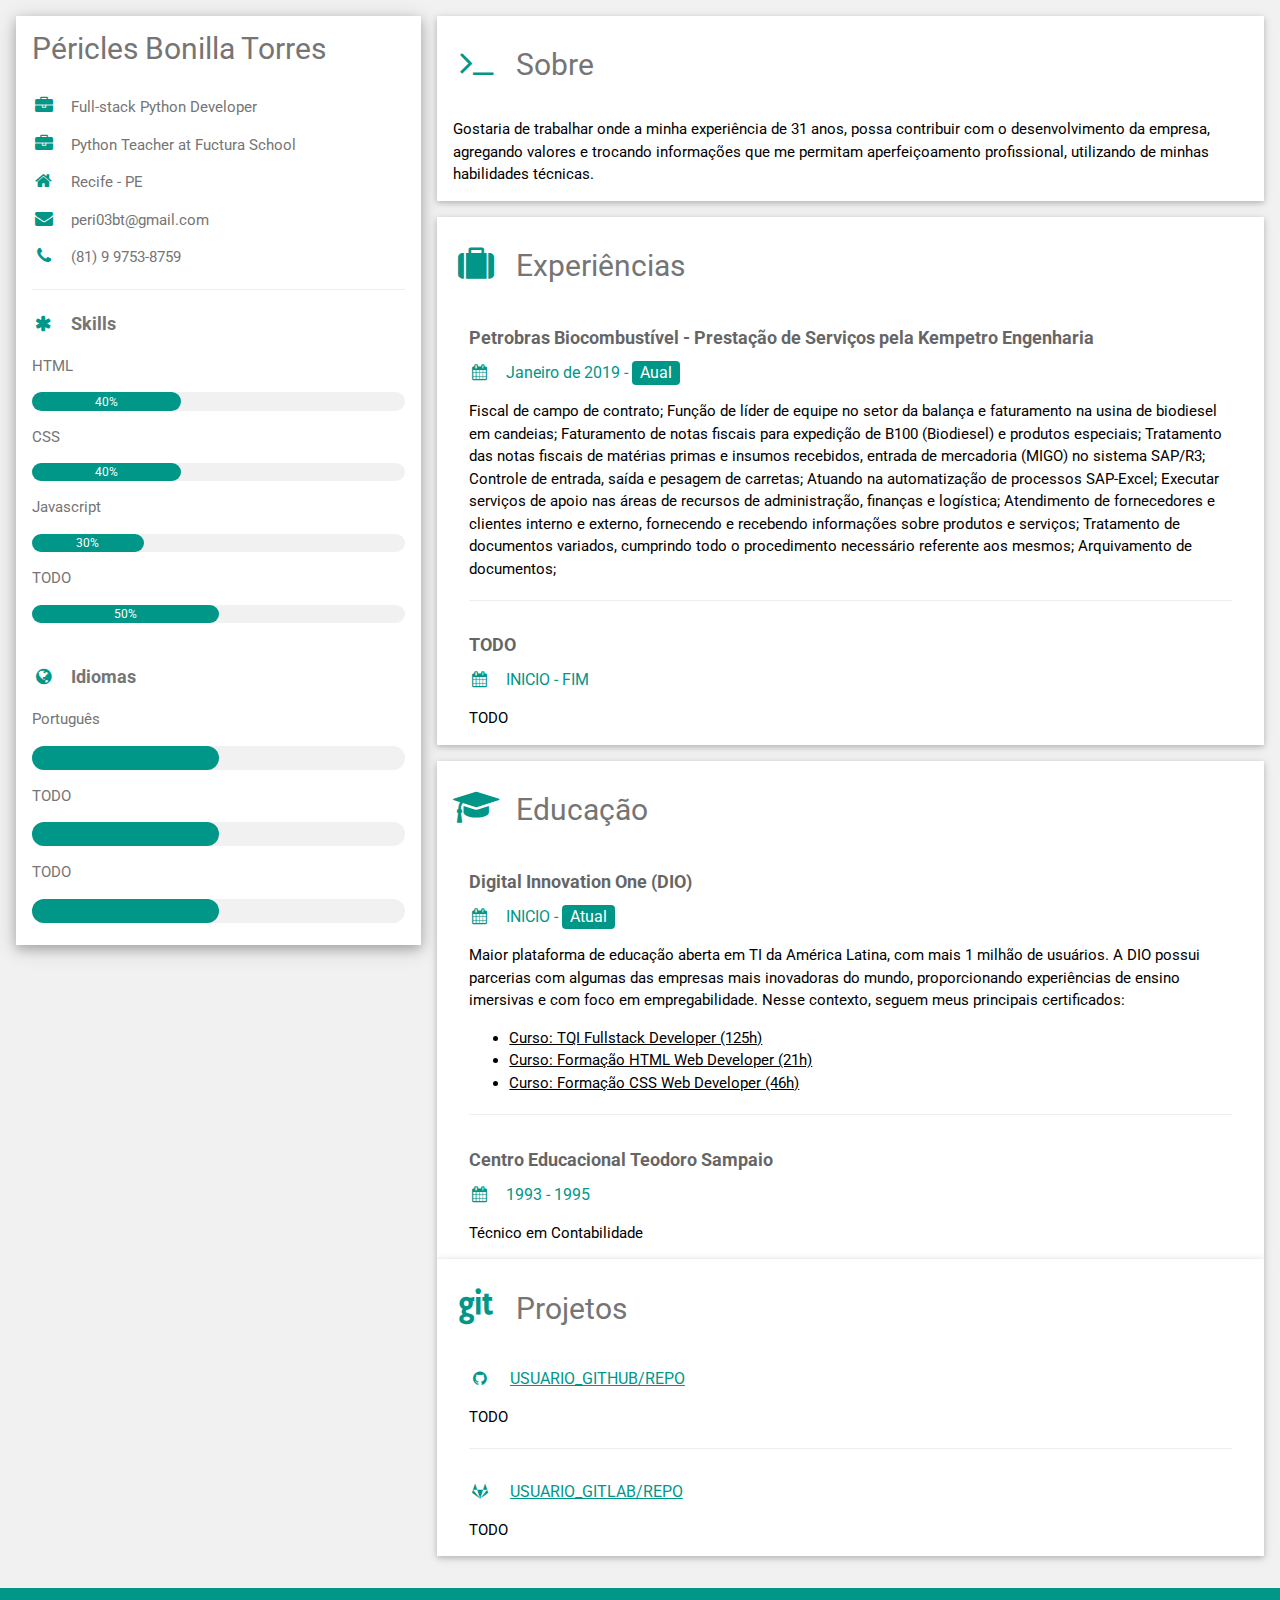
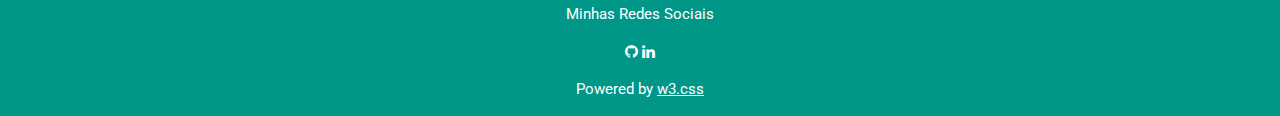
<file: index.html>
<!DOCTYPE html>
<!-- @falvojr: Reference article https://www.w3schools.com/howto/howto_website_create_resume.asp -->
<!-- @falvojr: Useful link to use fontawesome (fa) icons: https://fontawesome.com/v4/icons/ -->
<html lang="pt-BR">

  <head>
    <title>CV_Bonilla</title>
    
    <meta http-equiv="Content-Type" content="text/html; charset=UTF-8">
    <meta name="viewport" content="width=device-width, initial-scale=1">
    
    <link rel="stylesheet" href="https://www.w3schools.com/w3css/4/w3.css">
    <link rel='stylesheet' href='https://fonts.googleapis.com/css?family=Roboto'>
    <link rel="stylesheet" href="https://cdnjs.cloudflare.com/ajax/libs/font-awesome/4.7.0/css/font-awesome.min.css">

    <style>
      html,body,h1,h2,h3,h4,h5,h6 {font-family: "Roboto", sans-serif}
    </style>
    
  </head>

  <body class="w3-light-grey" cz-shortcut-listen="true">
  
    <!-- Page Container -->
    <div class="w3-content w3-margin-top" style="max-width:1400px;">
  
      <!-- The Grid -->
      <div class="w3-row-padding">
  
        <!-- Left Column -->
        <div class="w3-third">
  
          <div class="w3-white w3-text-grey w3-card-4">
            <!-- @falvojr: This container has been modified to not use a profile picture. -->
            <div class="w3-container">
              <h2>Péricles Bonilla Torres</h2>
            </div>
            <div class="w3-container">
              <p><i class="fa fa-briefcase fa-fw w3-margin-right w3-large w3-text-teal"></i>Full-stack Python Developer</p>
              <p><i class="fa fa-briefcase fa-fw w3-margin-right w3-large w3-text-teal"></i>Python Teacher at Fuctura School</p>
              <p><i class="fa fa-home fa-fw w3-margin-right w3-large w3-text-teal"></i>Recife - PE</p>
              <p><i class="fa fa-envelope fa-fw w3-margin-right w3-large w3-text-teal"></i>peri03bt@gmail.com</p>
              <p><i class="fa fa-phone fa-fw w3-margin-right w3-large w3-text-teal"></i>(81) 9 9753-8759</p>
              <hr>
  
              <p class="w3-large">
                <b><i class="fa fa-asterisk fa-fw w3-margin-right w3-text-teal"></i>Skills</b>
              </p>
              <p>HTML</p>
              <div class="w3-light-grey w3-round-xlarge w3-small">
                <div class="w3-container w3-center w3-round-xlarge w3-teal" style="width:40%">40%</div>
              </div>
              <p>CSS</p>
              <div class="w3-light-grey w3-round-xlarge w3-small">
                <div class="w3-container w3-center w3-round-xlarge w3-teal" style="width:40%">40%</div>
              </div>
              <p>Javascript</p>
              <div class="w3-light-grey w3-round-xlarge w3-small">
                <div class="w3-container w3-center w3-round-xlarge w3-teal" style="width:30%">30%</div>
              </div>
              <p>TODO</p>
              <div class="w3-light-grey w3-round-xlarge w3-small">
                <div class="w3-container w3-center w3-round-xlarge w3-teal" style="width:50%">50%</div>
              </div>
              <br>
  
              <p class="w3-large w3-text-theme">
                <b><i class="fa fa-globe fa-fw w3-margin-right w3-text-teal"></i>Idiomas</b>
              </p>
              <p>Português</p>
              <div class="w3-light-grey w3-round-xlarge">
                <div class="w3-round-xlarge w3-teal" style="height:24px;width:50%"></div>
              </div>
              <p>TODO</p>
              <div class="w3-light-grey w3-round-xlarge">
                <div class="w3-round-xlarge w3-teal" style="height:24px;width:50%"></div>
              </div>
              <p>TODO</p>
              <div class="w3-light-grey w3-round-xlarge">
                <div class="w3-round-xlarge w3-teal" style="height:24px;width:50%"></div>
              </div>
              <br>
            </div>
          </div><br>
  
          <!-- End Left Column -->
        </div>
  
        <!-- Right Column -->
        <div class="w3-twothird">
    
          <div class="w3-container w3-card w3-white w3-margin-bottom">
            <h2 class="w3-text-grey w3-padding-16"><i class="fa fa-terminal fa-fw w3-margin-right w3-xxlarge w3-text-teal"></i>Sobre</h2>
            <p>Gostaria de trabalhar onde a minha experiência de 31 anos, possa contribuir com o
              desenvolvimento da empresa, agregando valores e trocando informações que me permitam
              aperfeiçoamento profissional, utilizando de minhas habilidades técnicas.</p>
          </div>

          <div class="w3-container w3-card w3-white w3-margin-bottom">
            <h2 class="w3-text-grey w3-padding-16">
              <i class="fa fa-suitcase fa-fw w3-margin-right w3-xxlarge w3-text-teal"></i>Experiências
            </h2>
            <div class="w3-container">
              <h5 class="w3-opacity"><b>Petrobras Biocombustível - Prestação de Serviços pela Kempetro Engenharia</b></h5>
              <h6 class="w3-text-teal"><i class="fa fa-calendar fa-fw w3-margin-right"></i>Janeiro de 2019 - <span class="w3-tag w3-teal w3-round">Aual</span></h6>
              <p>Fiscal de campo de contrato; Função de líder de equipe no setor da balança e faturamento na usina de biodiesel em candeias; Faturamento de notas fiscais para expedição de B100 (Biodiesel) e produtos especiais; Tratamento 
                das notas fiscais de matérias primas e insumos recebidos, entrada de mercadoria (MIGO) no 
                sistema SAP/R3; Controle de entrada, saída e pesagem de carretas; Atuando na automatização de 
                processos SAP-Excel; Executar serviços de apoio nas áreas de recursos de administração, 
                finanças e logística; Atendimento de fornecedores e clientes interno e externo, fornecendo e 
                recebendo informações sobre produtos e serviços; Tratamento de documentos variados, cumprindo 
                todo o procedimento necessário referente aos mesmos; Arquivamento de documentos;</p>
              <hr>
            </div>
            <div class="w3-container">
              <h5 class="w3-opacity"><b>TODO</b></h5>
              <h6 class="w3-text-teal"><i class="fa fa-calendar fa-fw w3-margin-right"></i>INICIO - FIM</h6>
              <p>TODO</p>
            </div>
          </div>
  
          <div class="w3-container w3-card w3-white">
            <h2 class="w3-text-grey w3-padding-16">
              <i class="fa fa-graduation-cap fa-fw w3-margin-right w3-xxlarge w3-text-teal"></i>Educação
            </h2>
            <div class="w3-container">
              <h5 class="w3-opacity"><b>Digital Innovation One (DIO)</b></h5>
              <h6 class="w3-text-teal"><i class="fa fa-calendar fa-fw w3-margin-right"></i>INICIO - <span class="w3-tag w3-teal w3-round">Atual</span></h6>
              <p>
                Maior plataforma de educação aberta em TI da América Latina, com mais 1 milhão de usuários. 
                A DIO possui parcerias com algumas das empresas mais inovadoras do mundo, proporcionando experiências 
                de ensino imersivas e com foco em empregabilidade. Nesse contexto, seguem meus principais certificados:
              </p>
              <ul>
                <li><a href="https://www.dio.me/certificate/6213111D" target="_blank">Curso: TQI Fullstack Developer (125h)</a></li>
                <li><a href="https://www.dio.me/certificate/72361F24" target="_blank">Curso: Formação HTML Web Developer (21h)</a></li>
                <li><a href="https://www.dio.me/certificate/64CE8868" target="_blank">Curso: Formação CSS Web Developer (46h)</a></li>
              </ul>
              <hr>
            </div>
            <div class="w3-container">
              <h5 class="w3-opacity"><b>Centro Educacional Teodoro Sampaio</b></h5>
              <h6 class="w3-text-teal"><i class="fa fa-calendar fa-fw w3-margin-right"></i>1993 - 1995</h6>
              <p>Técnico em Contabilidade</p>
            </div>
          </div>

          <div class="w3-container w3-card w3-white w3-margin-bottom">
            <h2 class="w3-text-grey w3-padding-16">
              <i class="fa fa-git fa-fw w3-margin-right w3-xxlarge w3-text-teal"></i>Projetos
            </h2>
            <div class="w3-container">
              <h6 class="w3-text-teal">
                <i class="fa fa-github fa-fw w3-margin-right"></i>
                <a href="LINK_GITHUB" target="_blank">USUARIO_GITHUB/REPO</a>
              </h6>
              <p>TODO</p>
              <hr>
            </div>
            <div class="w3-container">
              <h6 class="w3-text-teal">
                <i class="fa fa-gitlab fa-fw w3-margin-right"></i>
                <a href="LINK_GITLAB" target="_blank">USUARIO_GITLAB/REPO</a>
              </h6>
              <p>TODO</p>
            </div>
          </div>
  
          <!-- End Right Column -->
        </div>
  
        <!-- End Grid -->
      </div>
  
      <!-- End Page Container -->
    </div>
  
    <footer class="w3-container w3-teal w3-center w3-margin-top">
      <p>Minhas Redes Sociais</p>
      <a href="https://github.com/JorgeSantosxp" target="_blank"><i class="fa fa-github w3-hover-opacity"></i></a>
      <a href="https://www.linkedin.com/in/jorge-santos-41774793" target="_blank"><i class="fa fa-linkedin w3-hover-opacity"></i></a>
      <p>Powered by <a href="https://www.w3schools.com/w3css/default.asp" target="_blank">w3.css</a></p>
    </footer>
  
  </body>

</html>
</file>
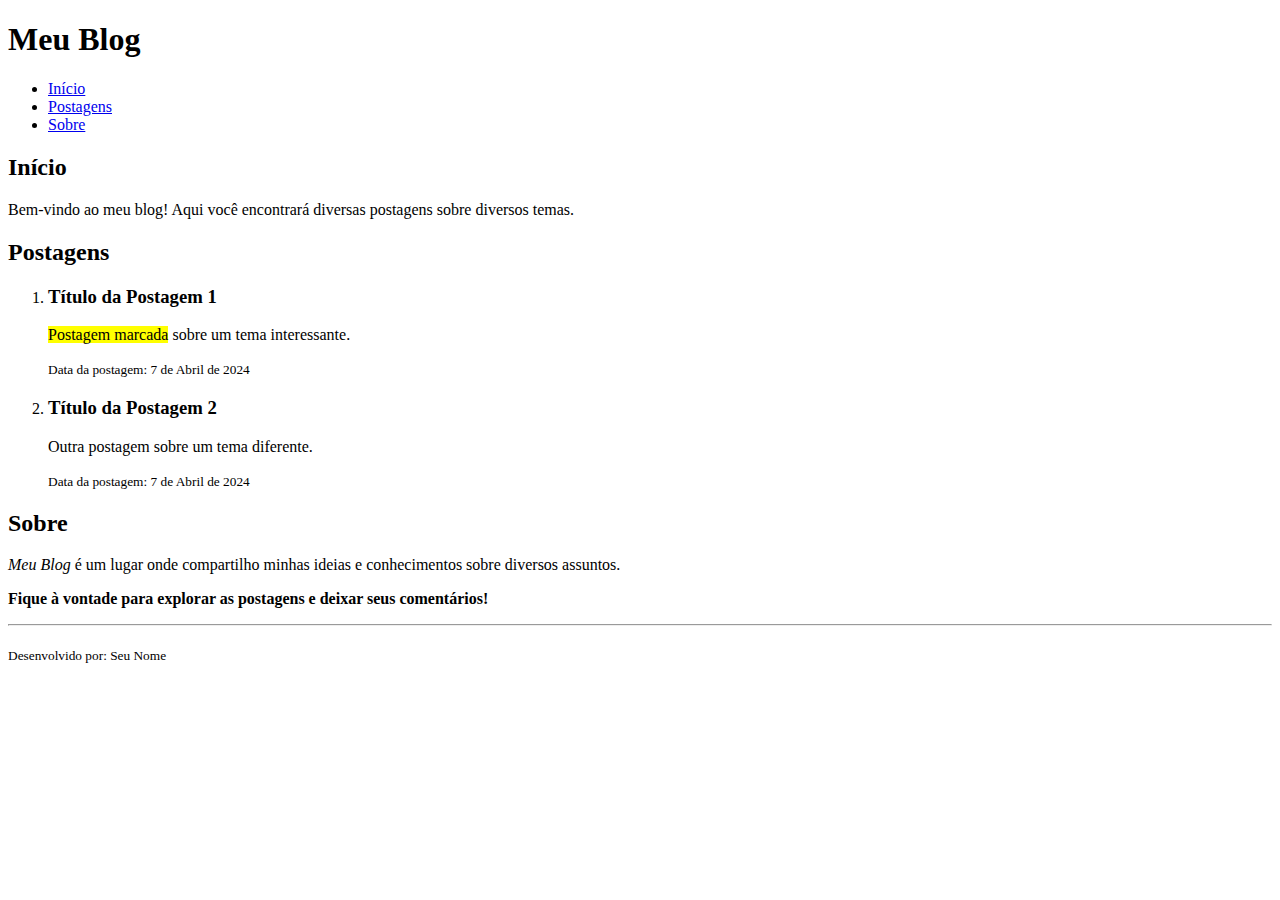
<file: teste.html>
<!DOCTYPE html>
<html lang="en">
<head>
    <meta charset="UTF-8">
    <meta name="viewport" content="width=device-width, initial-scale=1.0">
    <title>Meu Blog</title>
</head>
<body>

    <header>
        <h1>Meu Blog</h1>
        <nav>
            <ul>
                <li><a href="#inicio">Início</a></li>
                <li><a href="#postagens">Postagens</a></li>
                <li><a href="#sobre">Sobre</a></li>
            </ul>
        </nav>
    </header>

    <main>
        <section id="inicio">
            <h2>Início</h2>
            <p>Bem-vindo ao meu blog! Aqui você encontrará diversas postagens sobre diversos temas.</p>
        </section>

        <section id="postagens">
            <h2>Postagens</h2>
            <ol>
                <li>
                    <h3>Título da Postagem 1</h3>
                    <p><mark>Postagem marcada</mark> sobre um tema interessante.</p>
                    <p><small>Data da postagem: <time datetime="2024-04-07">7 de Abril de 2024</time></small></p>
                </li>
                <li>
                    <h3>Título da Postagem 2</h3>
                    <p>Outra postagem sobre um tema diferente.</p>
                    <p><small>Data da postagem: <time datetime="2024-04-07">7 de Abril de 2024</time></small></p>
                </li>
            </ol>
        </section>

        <section id="sobre">
            <h2>Sobre</h2>
            <p><i>Meu Blog</i> é um lugar onde compartilho minhas ideias e conhecimentos sobre diversos assuntos.</p>
            <p><strong>Fique à vontade para explorar as postagens e deixar seus comentários!</strong></p>
        </section>
    </main>

    <footer>
        <hr>
        <p><sub>Desenvolvido por: Seu Nome</sub></p>
    </footer>

</body>
</html>
</file>
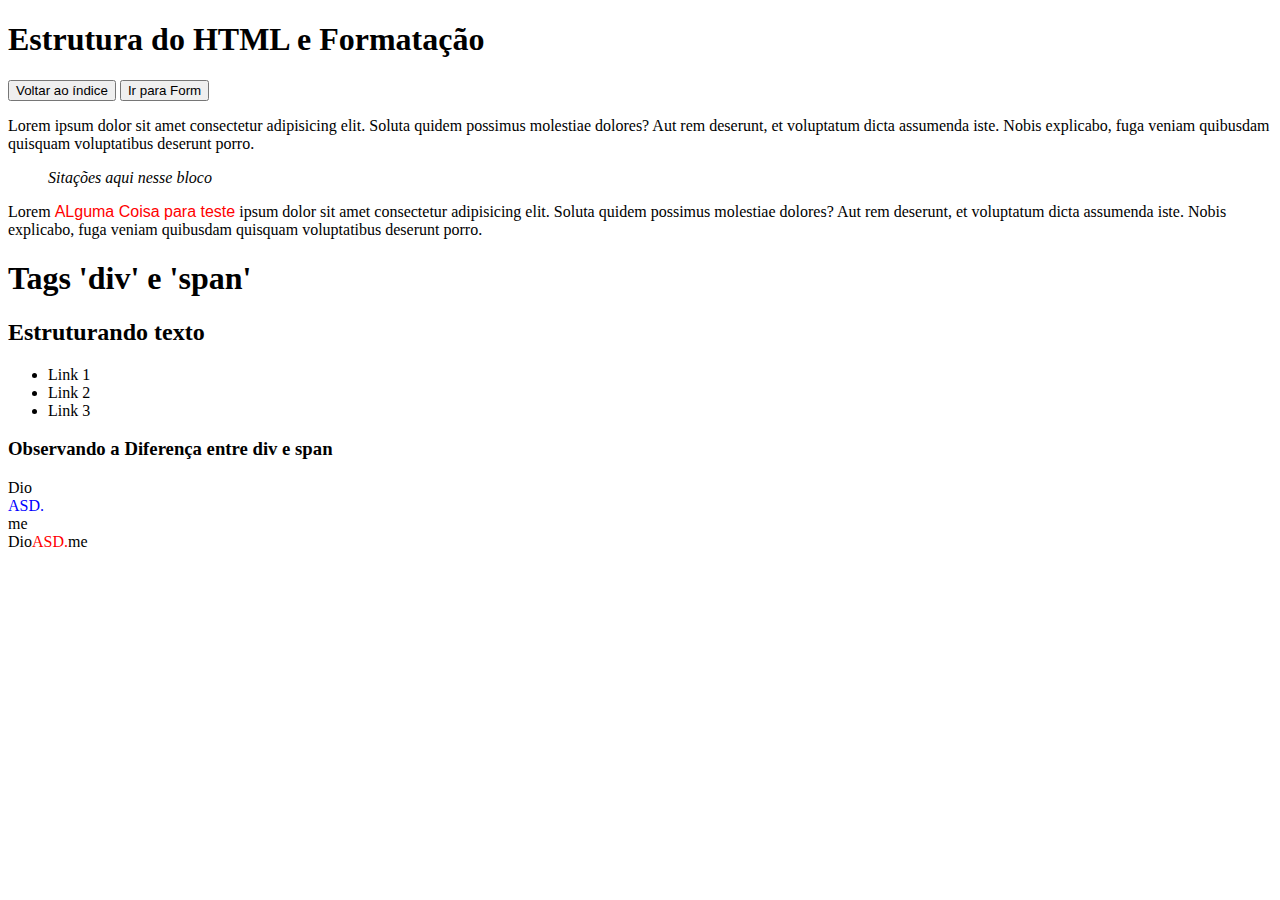
<file: estudo_html/Estrutura/aula1.html>
<!DOCTYPE html>
<html lang="en">
<head>
    <meta charset="UTF-8">
    <meta name="viewport" content="width=device-width, initial-scale=1.0">
    <title>Estrutura</title>
    <!--Chamando o arquivo CSS-->
    <link rel="stylesheet" href="../../styles.css">
</head>
<body>
    <h1>Estrutura do HTML e Formatação</h1>
    <a href="../Textos/aula1.html"><button type="button">Voltar ao índice</button></a>
    <a href="formulario.html"><button type="button">Ir para Form</button></a>
    <!--p>lorem + TAB-->
    <p>Lorem ipsum dolor sit amet consectetur adipisicing elit. Soluta quidem possimus molestiae dolores? Aut rem deserunt, et voluptatum dicta assumenda iste. Nobis explicabo, fuga veniam quibusdam quisquam voluptatibus deserunt porro.</p>
    <blockquote><i>Sitações aqui nesse bloco</i></blockquote>
    <!--Apensar de existir a tag font, é mais indicado fazer essa alterações pelo CSS-->
    <p>Lorem <font color="red" face="'Trebuchet MS' ,Arial, Tahoma">ALguma Coisa para teste</font> ipsum dolor sit amet consectetur adipisicing elit. Soluta quidem possimus molestiae dolores? Aut rem deserunt, et voluptatum dicta assumenda iste. Nobis explicabo, fuga veniam quibusdam quisquam voluptatibus deserunt porro.</p>

    <h1>Tags 'div' e 'span'</h1>
    <h2>Estruturando texto</h2>
    <!--div>div>ul>li*3>a + TAB-->
    <div id="menu-lateral">
        <div id="links">
            <ul>
                <li><a href="#"></a>Link 1</li>
                <li><a href="#"></a>Link 2</li>
                <li><a href="#"></a>Link 3</li>
            </ul>
        </div>
    </div>
    <!--Fazendo um CSS para apenas personalizar de acordo com a tag-->

    <h3>Observando a Diferença entre div e span</h3>
    Dio<div class="div-dot">ASD.</div>me<br>
    Dio<span class="span-dot">ASD.</span>me
</body>
</html>
</file>
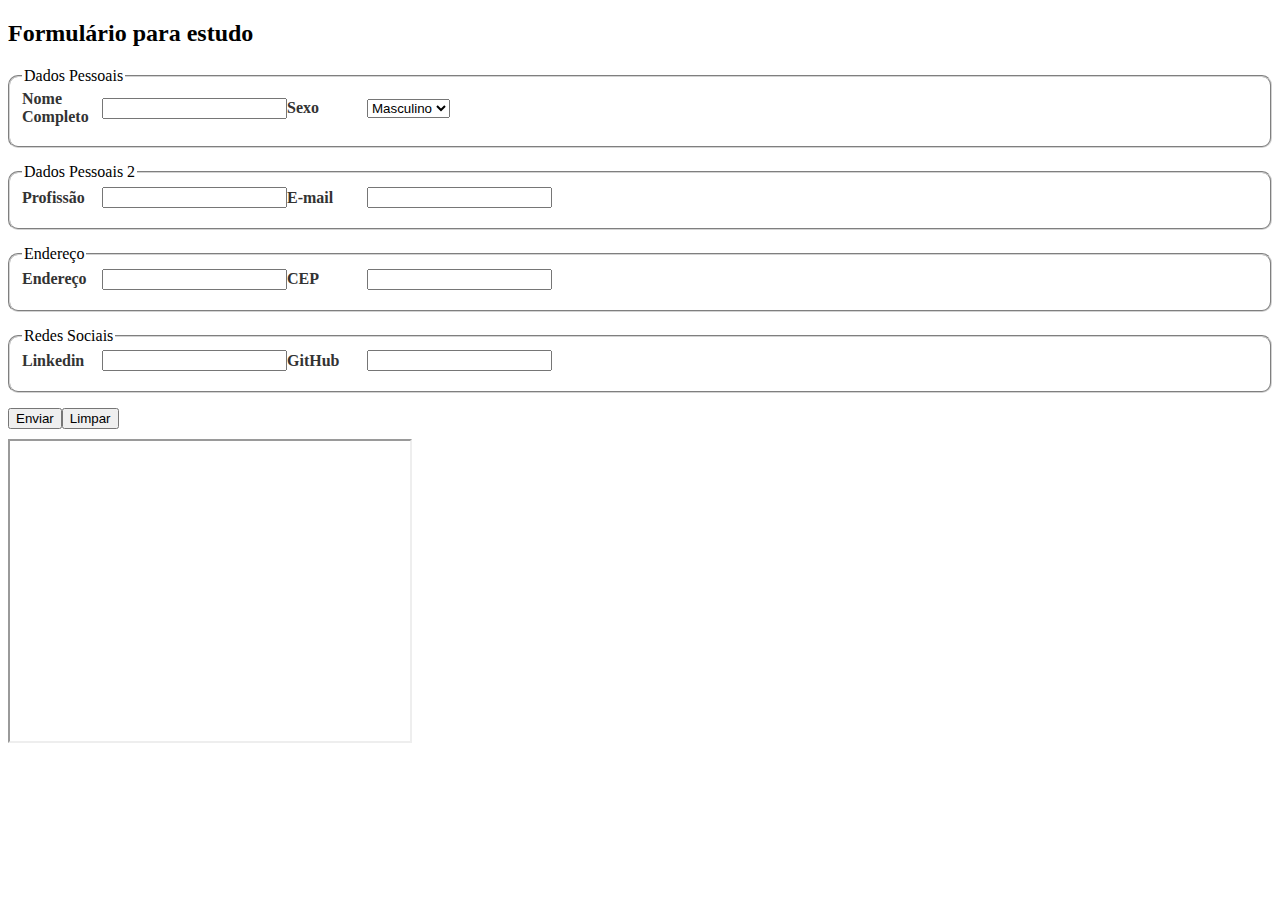
<file: estudo_html/Estrutura/formulario.html>
<!DOCTYPE html>
<html lang="en">
<head>
    <meta charset="UTF-8">
    <meta name="viewport" content="width=device-width, initial-scale=1.0">
    <title>Form</title>
    <link rel="stylesheet" href="../../styles.css">
</head>
<body>
    <h2>Formulário para estudo</h2>
    <form name="estudo" method="get" onsubmit="alert ('Dseja enviar formulário?')" target="_self">
        <fieldset>
            <legend>Dados Pessoais</legend>
            <div class="row">
                <label for="nome">Nome Completo</label><input type="text" id="nome" name="nome"/>
                <label for="sexo">Sexo</label>
                <select name="sexo" id="sexo">
                    <option value="M">Masculino</option>
                    <option value="F">Feminino</option>
                </select>
            </div>
        </fieldset>
        <fieldset>
            <legend>Dados Pessoais 2</legend>
            <div class="row">
                <label for="profissao">Profissão</label><input type="text" name="profissao" id="profissao">
                <label for="email">E-mail</label><input type="email" name="email" id="email">
            </div>
        </fieldset>
        <fieldset>
            <legend>Endereço</legend>
            <div class="row">
                <label>Endereço</label><input type="text" />
                <label>CEP</label><input type="text" />
            </div>
        </fieldset>
        <fieldset>
            <legend>Redes Sociais</legend>
            <div class="row">
                <label>Linkedin</label><input type="text" />
                <label>GitHub</label><input type="text" />
            </div>
        </fieldset>
        <div class="row">
            <button type="submit">Enviar</button>
            <button type="reset">Limpar</button>
        </div>
        <div>
            <!--Elemento externos invocados no html-->
            <iframe src="https://www.google.com/maps/embed?pb=!1m14!1m12!1m3!1d7901.584859091731!2d-34.9842436651123!3d-8.0203278!2m3!1f0!2f0!3f0!3m2!1i1024!2i768!4f13.1!5e0!3m2!1sen!2sbr!4v1712674895147!5m2!1sen!2sbr" width="400" height="300" style="border:5;" allowfullscreen="" loading="lazy" referrerpolicy="no-referrer-when-downgrade"></iframe>
            <!--    
                <iframe
                width="600"
                height="450"
                frameborder="0"
                style="border:0"
                src="https://www.google.com/maps/embed/v1/place?q=latitude,longitude&key=SuaChaveAqui"
                allowfullscreen>
                </iframe>
            -->

            <!--
                Substitua latitude e longitude pelas coordenadas da localização onde deseja adicionar o marcador. Além disso, substitua SuaChaveAqui pela sua chave de API do Google Maps.
            -->

            <!--
                <iframe
                width="600"
                height="450"
                frameborder="0"
                style="border:0"
                src="https://www.google.com/maps/embed/v1/place?q=40.689247,-74.044502&key=SuaChaveAqui"
                allowfullscreen>
                </iframe>

            -->
        </div>
        <!--<div>
            <iframe width="560" height="315" src="https://www.youtube-nocookie.com/embed/g4T9C7TFfP8?si=mvuzidIva_27rpIB&amp;start=120" title="YouTube video player" frameborder="0" allow="accelerometer; autoplay; clipboard-write; encrypted-media; gyroscope; picture-in-picture; web-share" referrerpolicy="strict-origin-when-cross-origin" allowfullscreen></iframe>
        </div>-->
    </form>
</body>
</html>
</file>
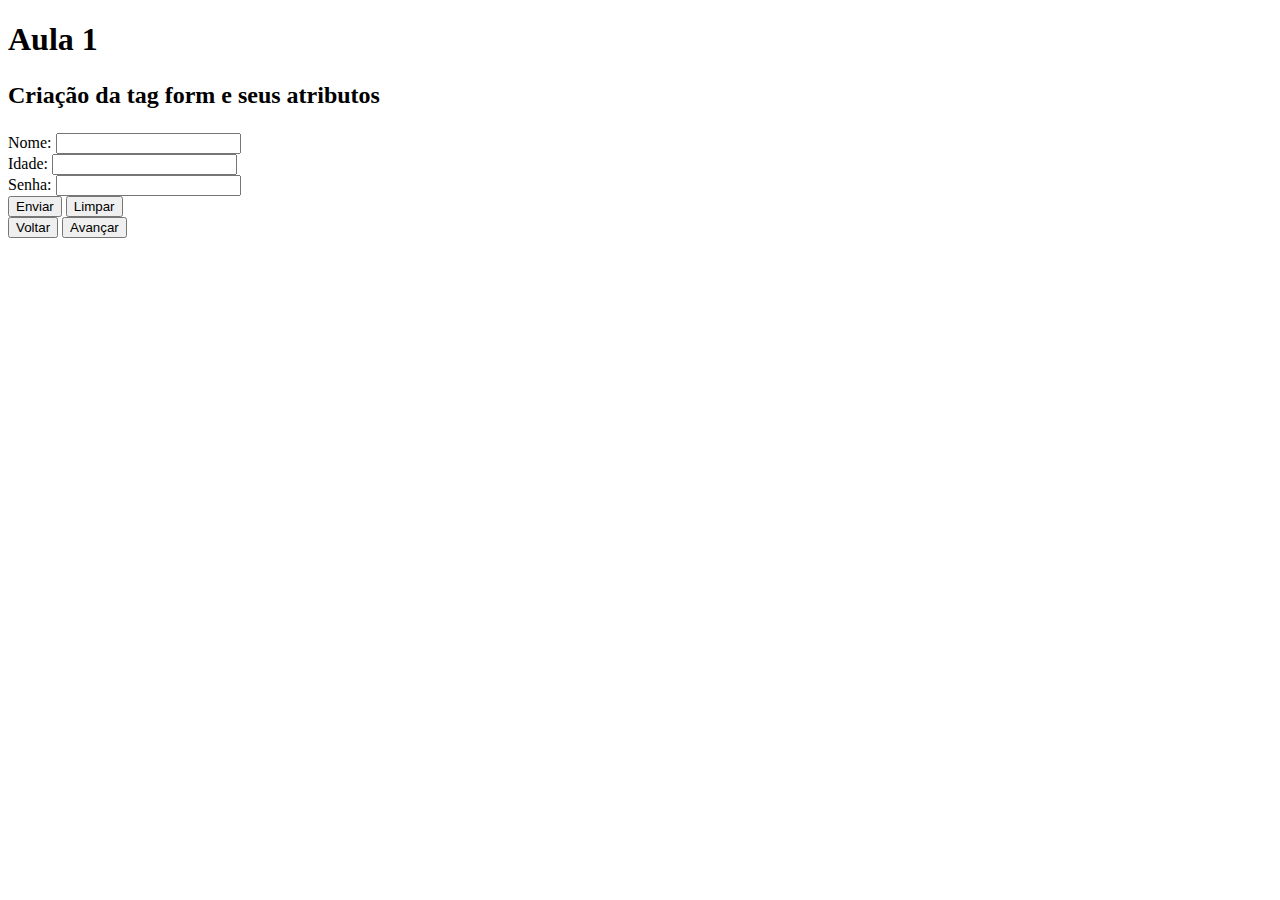
<file: estudo_html/Formularios/aula1.html>
<!DOCTYPE html>
<html lang="en">
<head>
    <meta charset="UTF-8">
    <meta name="viewport" content="width=device-width, initial-scale=1.0">
    <title>Aula1</title>
</head>
<body>
    <h1>Aula 1</h1>
    <h2>
        <p>Criação da tag form e seus atributos</p>
    </h2>
    <!--Criando um Formulário-->
    <!--Todos esses são atributos para o forms, todos os 'on...//onsumit' são eventos do JS-->
    <form name="signup" method="post" onsubmit="alert('Enviar o formulário?')" autocomplete="off" target="_blank" action="#">
        <!--Campos e seus inputs-->
        Nome: <input type="text" name="name" /><br> 
        Idade: <input type="number" name="age" /><br> 
        Senha: <input type="password" name="password" /><br> 
        <button type="submit">Enviar</button>
        <button type="reset">Limpar</button>
    </form>
    <a href="../Textos/aula1.html"><button type="button">Voltar</button></a>
    <a href="aula2.html"><button type="button">Avançar</button></a>
    
</body>
</html>
</file>
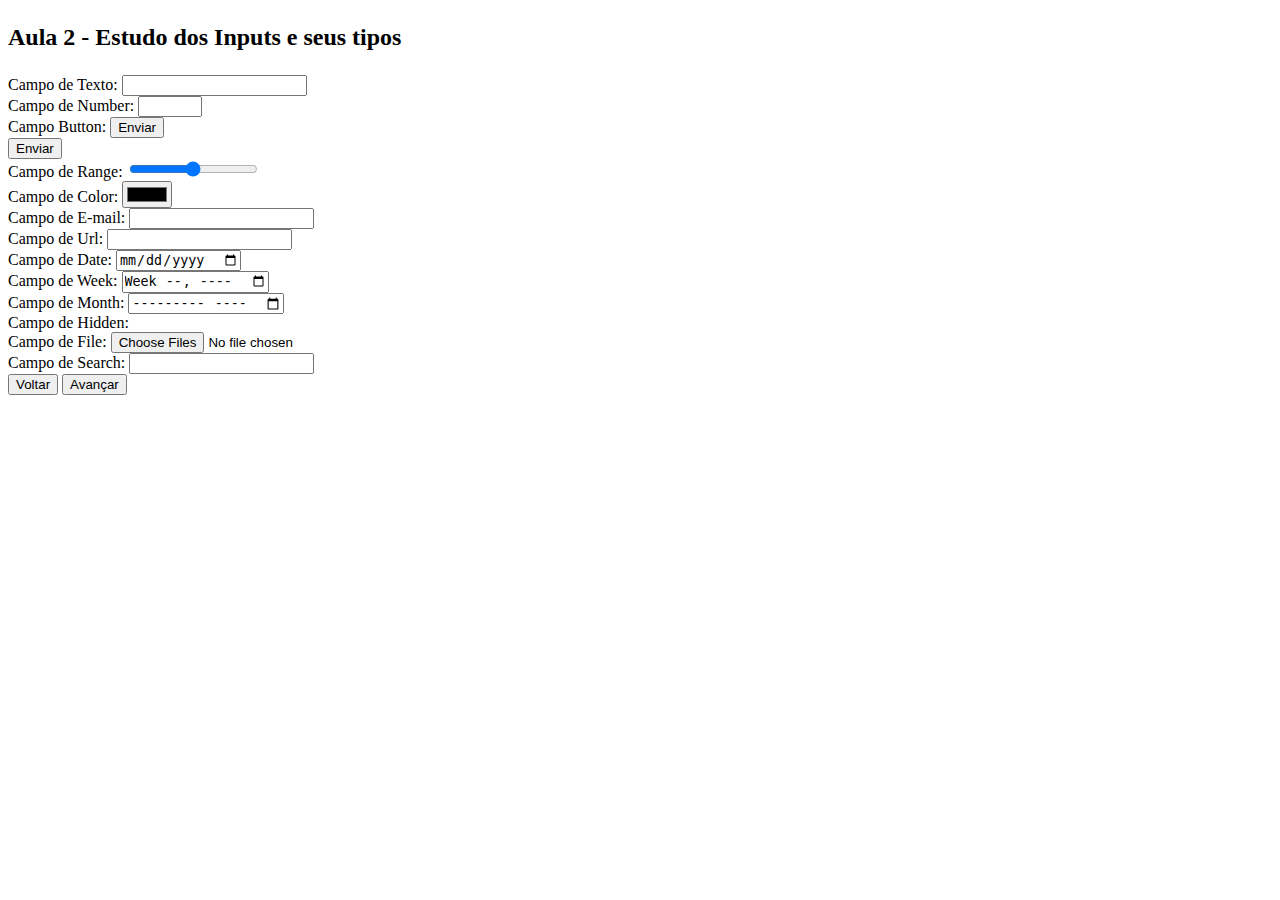
<file: estudo_html/Formularios/aula2.html>
<!DOCTYPE html>
<html lang="en">
<head>
    <meta charset="UTF-8">
    <meta name="viewport" content="width=device-width, initial-scale=1.0">
    <title>Aula2</title>
</head>
<body>
    <h2><p>Aula 2 - Estudo dos Inputs e seus tipos</p></h2>
    <form>
        <label>Campo de Texto: </label><input type="text" /><br>
        <label>Campo de Number: </label><input type="number" min="0" max="100" step="10"/><br>
        <!--Exite ese tipo de campo buttom, mas semanticamente se usa a tag Buttom para essa finalidade-->
        <label>Campo Button: </label><input type="button" value="Enviar" /><br><button type="button">Enviar</button><br>
        <label>Campo de Range: </label><input type="range" min="0" max="100" step="10" value="50"/><br>
        <label>Campo de Color: </label><input type="color" /><br>
        <label>Campo de E-mail: </label><input type="email" /><br>
        <label>Campo de Url: </label><input type="url" /><br>
        <label>Campo de Date: </label><input type="date" /><br>
        <label>Campo de Week: </label><input type="week" /><br>
        <label>Campo de Month: </label><input type="month" /><br>
        <!--Campo Oculto ao navegador-->
        <label>Campo de Hidden: </label><input type="hidden" /><br>
        <label>Campo de File: </label><input type="file" multiple /><br>
        <label>Campo de Search: </label><input type="search" /><br>
    </form>
    <a href="aula1.html"><button type="button">Voltar</button></a>
    <a href="aula3.html"><button type="button">Avançar</button></a>
</body>
</html>
</file>
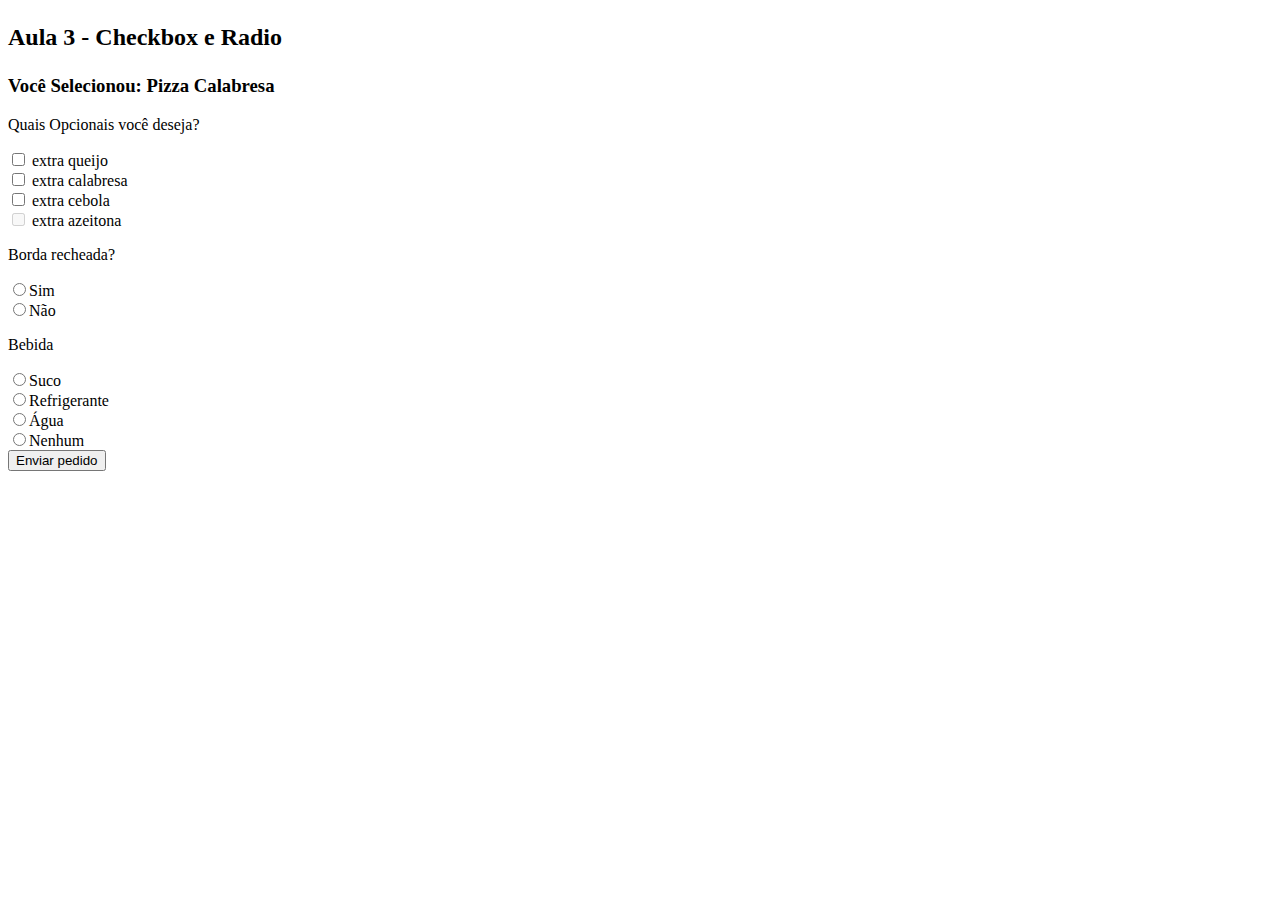
<file: estudo_html/Formularios/aula3.html>
<!DOCTYPE html>
<html lang="en">
<head>
    <meta charset="UTF-8">
    <meta name="viewport" content="width=device-width, initial-scale=1.0">
    <title>Aula3</title>
</head>
<body>
    <h2><p>Aula 3 - Checkbox e Radio</p></h2>
    <form method="post">
        <h3>Você Selecionou: <strong>Pizza Calabresa</strong></h3>
        <p>Quais Opcionais você deseja?</p>
        <!--esse colchetes faz com que a back-end receba uma lista com todas opções selecionadas-->
        <input type="checkbox" name="opcional[]" value="queijo"/> extra queijo<br>
        <input type="checkbox" name="opcional[]" value="queijo"/> extra calabresa<br>
        <input type="checkbox" name="opcional[]" value="queijo"/> extra cebola<br>
        <!--desabled deixa desabilitado esse campo-->
        <input type="checkbox" disabled name="opcional[]" value="queijo"/> extra azeitona<br>

        <p>Borda recheada?</p>
        <input type="radio" name="recheio" value="sim"/>Sim<br>
        <input type="radio" name="recheio" value="nao"/>Não<br>

        <p>Bebida</p>
        <input type="radio" name="bebida" value="suco"/>Suco<br>
        <input type="radio" name="bebida" value="refrigerante"/>Refrigerante<br>
        <input type="radio" name="bebida" value="agua"/>Água<br>
        <input type="radio" name="bebida" value="nenhum"/>Nenhum<br>

        <button type="submit">Enviar pedido</button>
    </form>
</body>
</html>
</file>
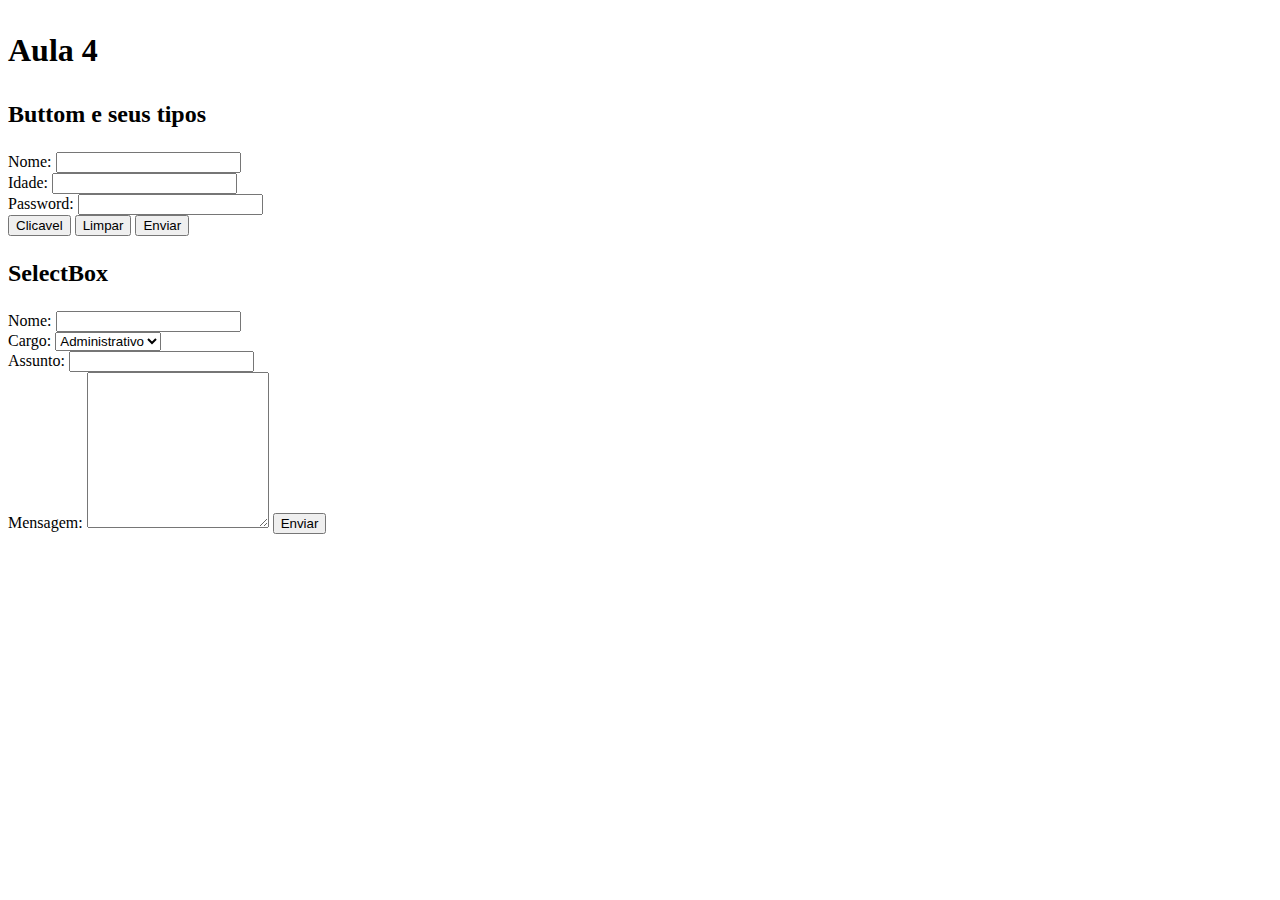
<file: estudo_html/Formularios/aula4.html>
<!DOCTYPE html>
<html lang="en">
<head>
    <meta charset="UTF-8">
    <meta name="viewport" content="width=device-width, initial-scale=1.0">
    <title>Aula4</title>
</head>
<body>
    <h1><p>Aula 4</p></h1>
    <h2><p>Buttom e seus tipos</p></h2>
    <!--Quando se tem um botão de submit, é interessante passar uma validção do formulário no evento JS <form onsubmit=""-->
    <form method="post">
        <label>Nome: </label><input type="text" name="name"/><br>
        <label>Idade: </label><input type="number" name="age"/><br>
        <label>Password: </label><input type="password" name="password"/><br>

        <button type="button" onclick="alert('Clique aqui')">Clicavel</button>
        <button type="reset">Limpar</button>
        <button type="submit">Enviar</button>
    </form>
    <h2><p>SelectBox</p></h2>
    <form method="get">
        <label>Nome: </label><input type="text" name="nome2"/><br>
        
        <label>Cargo: </label>
        <!--Posso adicionar o atributo multiple para poder selecionar mais de uma opção-->
        <!--<select name="role" multiple>-->
        <select name="role">
            <option selected value="admin">Administrativo</option><br>
            <option value="gerente">Gerente</option><br>
            <option value="diretor">Diretor</option><br>
            <option value="presidente">Presidente</option>
        </select><br>
        
        <label>Assunto: </label><input type="text" name="subject"/><br>
        
        <!--Texte area-->
        <label>Mensagem:</label>
        <textarea name="message" rows="10" cols="20"></textarea>

        <button type="submit">Enviar</button>
    </form>
</body>
</html>
</file>
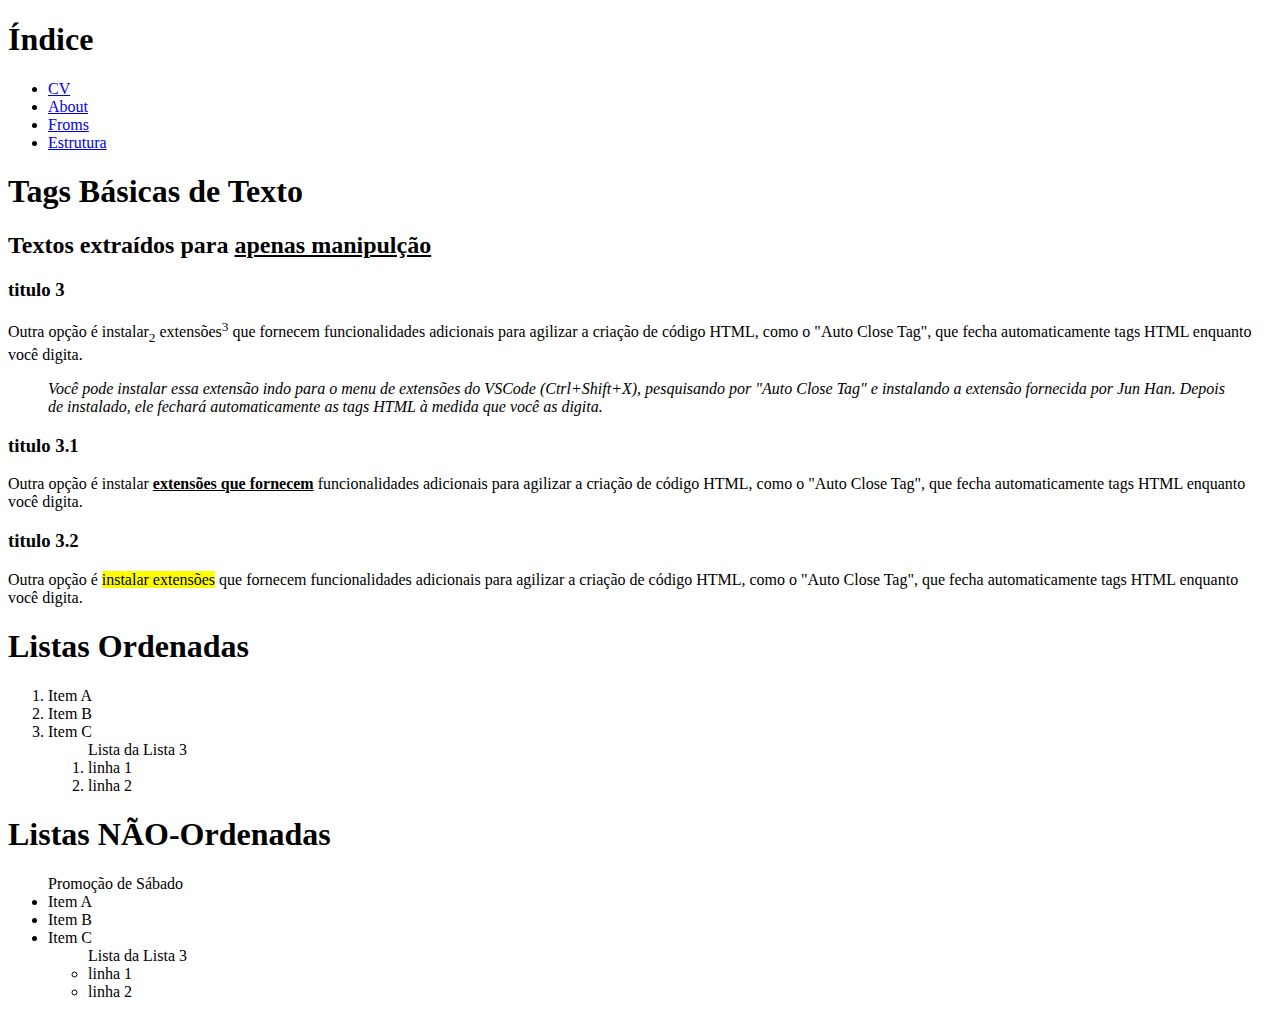
<file: estudo_html/Textos/aula1.html>
<!DOCTYPE html>
<html lang="en">
<head>
    <meta charset="UTF-8">
    <meta name="viewport" content="width=device-width, initial-scale=1.0">
    <title>Text_estudo</title>
</head>
<body>
    <!--Ancorando, navengando pela pág-->
    <h1>Índice</h1>
    <ul>
        <li><!--atributo target, faz com que ao clicar eu abra uma outra aba'_black carregando o end. '_self' ele abre o link na mesma aba-->
            <a href="https://peri03bt.github.io/cv/" target="_blank" title="acesse meu curriculum">CV</a>
        </li>
        <li>
            <a href="aula2.html">About</a>
        </li>
        <li>
            <a href="../Formularios/aula1.html">Froms</a>
        </li>
        <li>
            <a href="..\Estrutura\aula1.html">Estrutura</a>
        </li>
    </ul>
    <!--Tipografia para HTML-->
    <h1>Tags Básicas de Texto</h1>
    <h2>Textos extraídos para <u>apenas manipulção</u></h2>
    <h3>titulo 3</h3>
    <p>Outra opção é instalar<sub>2</sub> extensões<sup>3</sup> que fornecem funcionalidades adicionais para agilizar a criação de código HTML, como o "Auto Close Tag", que fecha automaticamente tags HTML enquanto você digita.</p>
    <!--Citação-->
    <blockquote>
        <i>Você pode instalar essa extensão indo para o menu de extensões do VSCode (Ctrl+Shift+X), pesquisando por "Auto Close Tag" e instalando a extensão fornecida por Jun Han. Depois de instalado, ele fechará automaticamente as tags HTML à medida que você as digita.</i>
    </blockquote>
    <h3>titulo 3.1</h3>
    <p>Outra opção é instalar <strong><u>extensões que fornecem</u></strong> funcionalidades adicionais para agilizar a criação de código HTML, como o "Auto Close Tag", que fecha automaticamente tags HTML enquanto você digita.</p>
    <h3>titulo 3.2</h3>
    <p>Outra opção é <mark>instalar extensões</mark> que fornecem funcionalidades adicionais para agilizar a criação de código HTML, como o "Auto Close Tag", que fecha automaticamente tags HTML enquanto você digita.</p>

    <h1>Listas Ordenadas</h1>
    <ol>
        <li>Item A</li>
        <li>Item B</li>
        <li>Item C</li>
            <ol>Lista da Lista 3
                <li>linha 1</li>
                <li>linha 2</li>
            </ol>
    </ol>

    <h1>Listas NÃO-Ordenadas</h1>
    <ul>Promoção de Sábado
        <li>Item A</li>
        <li>Item B</li>
        <li>Item C</li>
            <ul>Lista da Lista 3
                <li>linha 1</li>
                <li>linha 2</li>
            </ul>
    </ol>
    <!--Acor, ancorando para algum lugar-->
</body>
</html>
</file>
<file: styles.css>
/* styles.css */

/* Estilo para a classe div-dot */
.div-dot {
    color: blue; /* Mudando a cor do texto dentro da tag <div> */
}

/* Estilo para a classe span-dot */
.span-dot {
    color: red; /* Mudando a cor do texto dentro da tag <span> */
}

/* Estilos para a classe 'row' */
.row {
    display: flex;
    flex-direction: row;
    align-items: center;
    margin-bottom: 10px;
}

/* Estilos para as labels dos formulários dentro da classe 'row' */
.row label {
    margin-right: 10px; /* Espaçamento à direita entre as labels e os campos de entrada */
    font-weight: bold; /* Deixa o texto das labels em negrito */
    color: #333; /* Cor do texto das labels */
    width: 70px; /* Largura fixa para todas as labels (ajuste conforme necessário) */
}
fieldset {
    margin: 15px 0;
    border-radius: 10px;
    border-color: lightgray;
}
</file>
